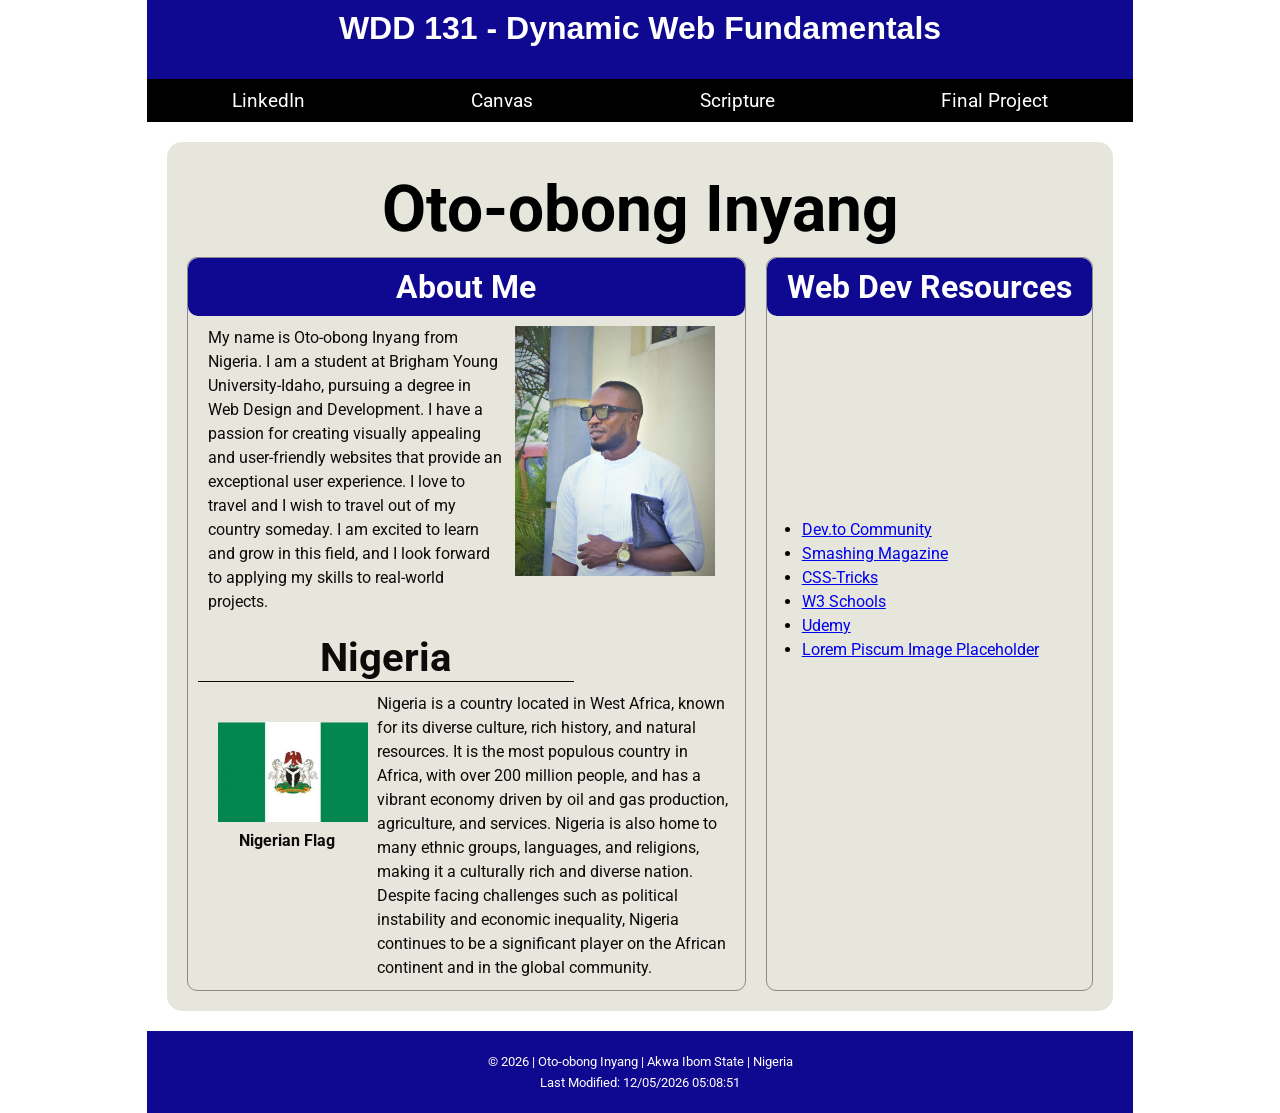
<file: index.html>
<!doctype html>
<html lang="en">
  <head>
    <meta charset="UTF-8" >
    <meta name="viewport" content="width=device-width, initial-scale=1.0" >
    <meta
      name="description"
      content="building a basic dynamic website layout for home page using HTML, CSS and JavaScript">
    <meta name="author" content="Oto-obong Inyang">
    <title>WDD 131 | Dynamic Web Fundamentals | Oto-obong Inyang</title>
    <link rel="stylesheet" href="styles/base.css">
    <link rel="preconnect" href="https://fonts.googleapis.com">
    <link rel="preconnect" href="https://fonts.gstatic.com" crossorigin>
    <link
      href="https://fonts.googleapis.com/css2?family=Roboto:ital,wght@0,100..900;1,100..900&display=swap"
      rel="stylesheet">
      
    <script src="scripts/getdates.js" defer></script>
  </head>
  
  <body>
    <header>
      <span id="course-title">WDD 131 - Dynamic Web Fundamentals</span>

      <nav>
        <a href="https://www.linkedin.com/in/otobong-inyang/" target="_blank"
          >LinkedIn</a
        >
        <a href="https://byupw.instructure.com/" target="_blank">Canvas</a>
        <a
          href="https://www.churchofjesuschrist.org/study/scriptures/bofm/1-ne/3?lang=eng&id=p7#p7"
          target="_blank"
          >Scripture</a
        >
        <a href="#">Final Project</a>
      </nav>
    </header>

    <main>
      <h1>Oto-obong Inyang</h1>

      <div class="container">
        <section class="card">
          <h2>About Me</h2>
          <div class="card-content">
            <p>
              My name is Oto-obong Inyang from Nigeria. I am a student at
              Brigham Young University-Idaho, pursuing a degree in Web Design
              and Development. I have a passion for creating visually appealing
              and user-friendly websites that provide an exceptional user
              experience. I love to travel and I wish to travel out of my
              country someday. I am excited to learn and grow in this field, and
              I look forward to applying my skills to real-world projects.
            </p>
            <figure>
              <img
                src="images/profile-pics.jpg"
                alt="Oto-obong Inyang profile picture"
              />
            </figure>
          </div>
          <div class="country-info">
            <h3>Nigeria</h3>

            <figure>
              <img src="images/nigeria.jpg" alt="Nigerian flag" />
              <figcaption>Nigerian Flag</figcaption>
            </figure>

            <p>
              Nigeria is a country located in West Africa, known for its diverse
              culture, rich history, and natural resources. It is the most
              populous country in Africa, with over 200 million people, and has
              a vibrant economy driven by oil and gas production, agriculture,
              and services. Nigeria is also home to many ethnic groups,
              languages, and religions, making it a culturally rich and diverse
              nation. Despite facing challenges such as political instability
              and economic inequality, Nigeria continues to be a significant
              player on the African continent and in the global community.
            </p>
          </div>
        </section>

        <section class="card">
          <h2>Web Dev Resources</h2>
          <ul>
            <li><a href="https://dev.to" target="_blank">Dev.to Community</a></li>
            <li>
              <a href="https://www.smashingmagazine.com" target="_blank">Smashing Magazine</a>
            </li>
            <li><a href="https://css-tricks.com" target="_blank">CSS-Tricks</a></li>
            <li><a href="https://www.w3schools.com" target="_blank">W3 Schools</a></li>
            <li><a href="https://www.udemy.com" target="_blank">Udemy</a></li>
            <li>
              <a href="https://loremipsum.io">Lorem Piscum Image Placeholder</a>
            </li>
          </ul>
        </section>
      </div>
    </main>

    <footer>
      <p>
        &copy; <span id="current-date"></span> | Oto-obong Inyang | Akwa Ibom
        State | Nigeria
      </p>
      <p>Last Modified: <span id="lastModified"></span></p>
    </footer>
  </body>
</html>
</file>
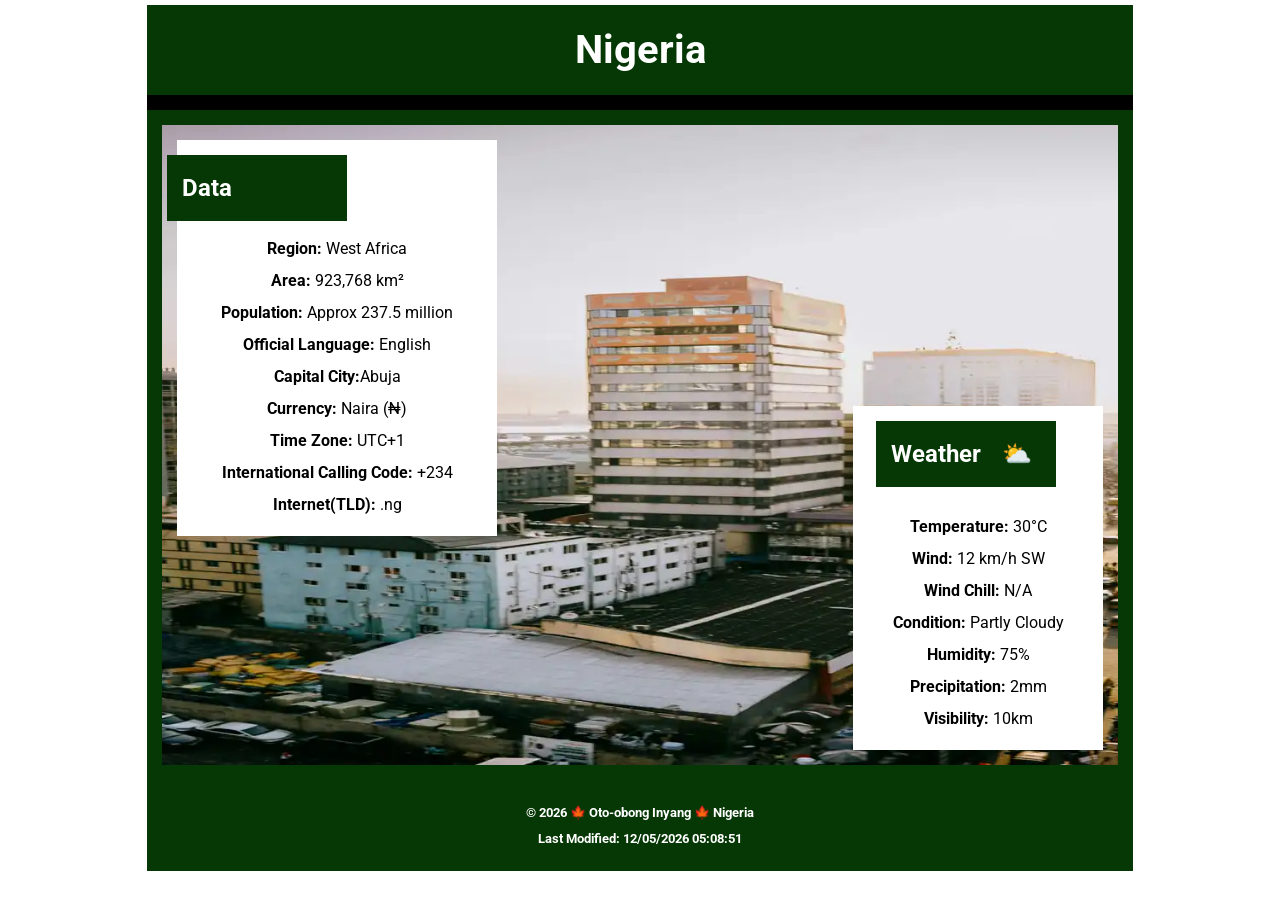
<file: place.html>
<!DOCTYPE html>
<html lang="en">
<head>
    <meta charset="UTF-8">
    <meta name="viewport" content="width=device-width, initial-scale=1.0">
    <title>Nigeria</title>
    <meta name="description" content="The page showcase important data and weather condition in Nigeria. It aims at helping visitors to understand the country.">
    <meta name="author" content="Oto-obong Inyang">
    <link rel="stylesheet" href="styles/place.css">
    <link rel="stylesheet" href="styles/place-large.css">
    <link rel="preconnect" href="https://fonts.googleapis.com">
    <link rel="preconnect" href="https://fonts.gstatic.com" crossorigin>
    <link
       href="https://fonts.googleapis.com/css2?family=Roboto:wght@400;800&display=swap"
        rel="stylesheet">
    <script src="scripts/place.js" defer></script>
</head>
<body>
    <header>
        <h1>Nigeria</h1>
    </header>
    <main>
        <div class="outskirt">
            <picture>
                <source media="(min-width: 1000px )" srcset="images/naija-pics-large.webp">
                <source media="(min-width: 500px)" srcset="images/naija-pics-medium.webp">
                <img src="images/naija-pics-small.webp" alt="Government House" width="1500" height="750">
            </picture>
        </div>

        <div class="country-info">
            <h2>Data</h2>
            <ul>
                <li><strong>Region:</strong> West Africa</li>
                <li><strong>Area:</strong> 923,768 km²</li>
                <li><strong>Population:</strong> Approx 237.5 million</li>
                <li><strong>Official Language:</strong> English</li>
                <li><strong>Capital City:</strong>Abuja</li>
                <li><strong>Currency:</strong> Naira (₦)</li>
                <li><strong>Time Zone:</strong> UTC+1</li>
                <li><strong>International Calling Code:</strong> +234</li>
                <li><strong>Internet(TLD):</strong> .ng</li>
            </ul>
        </div>

        <div class="country-weather">
            <div class="weather-heading">
                <h2>Weather</h2>
                <img src="images/weather-icon.svg" alt="Cloud Condition">
            </div>
            
            <ul>
                <li><strong>Temperature:</strong> 30°C</li>
                <li><strong>Wind:</strong> 12 km/h SW</li>
                <li><strong>Wind Chill:</strong> <span id="chill">N/A</span></li>
                <li><strong>Condition:</strong> Partly Cloudy</li>
                <li><strong>Humidity:</strong> 75%</li>
                <li><strong>Precipitation:</strong> 2mm</li>
                <li><strong>Visibility:</strong> 10km</li>
            </ul>
        </div>
    </main>
    <footer>
        <p> &copy;  <span id="current-year"></span> 
           🍁 Oto-obong Inyang 🍁
            Nigeria
        </p>
        <p>
        Last Modified: <span id="last-modified"></span>
        </p>
    </footer>
</body>
</html>
</file>
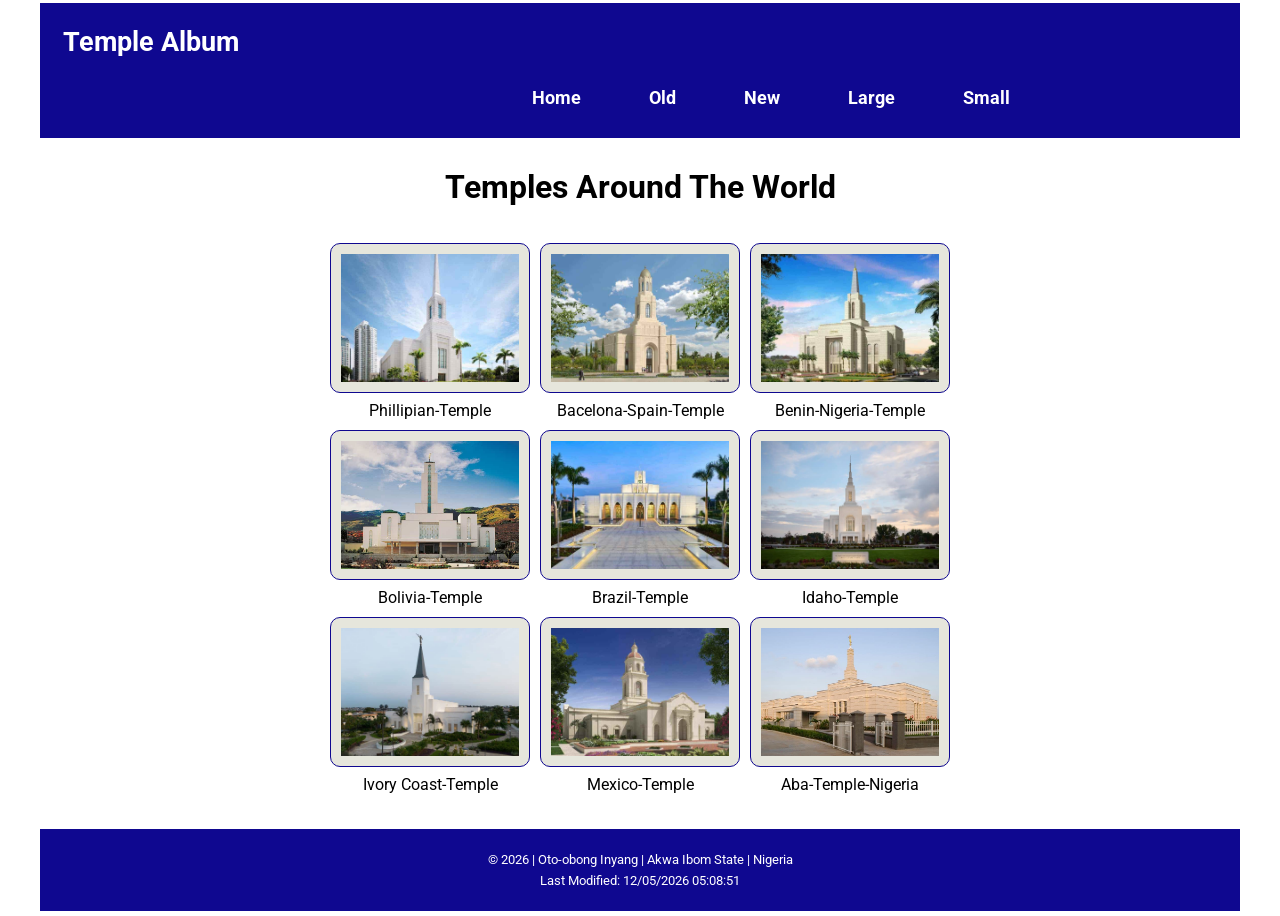
<file: temples.html>
<!DOCTYPE html>
<html lang="en">
<head>
    <meta charset="UTF-8">
    <meta name="viewport" content="width=device-width, initial-scale=1.0">
    <title>Temple Album</title>
    <meta name="description" content="THis page will showcase picture album that is responsive. This page uses a 'hamburger' menu and respond to user interaction.">
    <meta name="author" content="Oto-obong Inyang">
    <link rel="stylesheet" href="styles/temples.css">
    <link rel="stylesheet" href="styles/temples-large.css">
    <link rel="preconnect" href="https://fonts.googleapis.com">
    <link rel="preconnect" href="https://fonts.gstatic.com" crossorigin>
    <link
       href="https://fonts.googleapis.com/css2?family=Roboto:wght@400;800&display=swap"
        rel="stylesheet">
    <script src="scripts/temples.js" defer></script>
</head>

<body>
    <header>
        <span>Temple Album</span>

        <a id="menu" href="#" aria-label="open menu"></a>

        <nav>
            <ul class="navigation">
                <li><a href="#">Home</a></li>
                <li><a href="#">Old</a></li>
                <li><a href="#">New</a></li>
                <li><a href="#">Large</a></li>
                <li><a href="#">Small</a></li>
            </ul>
        </nav>
    </header>

    <main class="container">

        <h1>Temples Around The World</h1>

        <section class="album">

            <figure>
                <img src="images/philipian-temple.jpg" alt="Phillipian Temple">
                <figcaption>Phillipian-Temple</figcaption>
            </figure>
            

            <figure>
                <img src="images/bacelona-temple.jpg" alt="Bacelona Temple">
                <figcaption>Bacelona-Spain-Temple</figcaption>
            </figure>
            

            <figure>
                <img src="images/benin-city-temple.jpg" alt="Benin Temple">
                <figcaption>Benin-Nigeria-Temple</figcaption>
            </figure>
            

            <figure>
                <img src="images/bolivia-tempple.jpg" alt="Bolivia Temple">
                <figcaption>Bolivia-Temple</figcaption>
            </figure>
            

            <figure>
                <img src="images/brazil-temple.jpg" alt="Brazil Temple">
                <figcaption>Brazil-Temple</figcaption>
            </figure>
            

            <figure>
                <img src="images/idaho-temple.jpg" alt="Idaho Temple">
                <figcaption>Idaho-Temple</figcaption>
            </figure>
          

            <figure>
                <img src="images/ivory-coast-temple.jpg" alt="Ivory Coast Temple">
                <figcaption>Ivory Coast-Temple</figcaption>
            </figure>
            

            <figure>
                <img src="images/mexico-temple.jpg" alt="Mexico Temple">
                <figcaption>Mexico-Temple</figcaption>
            </figure>
            

            <figure>
                <img src="images/aba-temple.jpg" alt="Aba Temple">
                <figcaption>Aba-Temple-Nigeria</figcaption>
            </figure>
           
         </section>
    </main>

    <footer>
        <p>
        &copy; <span id="current-date"></span> | Oto-obong Inyang | Akwa Ibom
        State | Nigeria
       </p>
       <p>Last Modified: <span id="lastModified"></span></p>
    </footer>
</body>
</html>
</file>
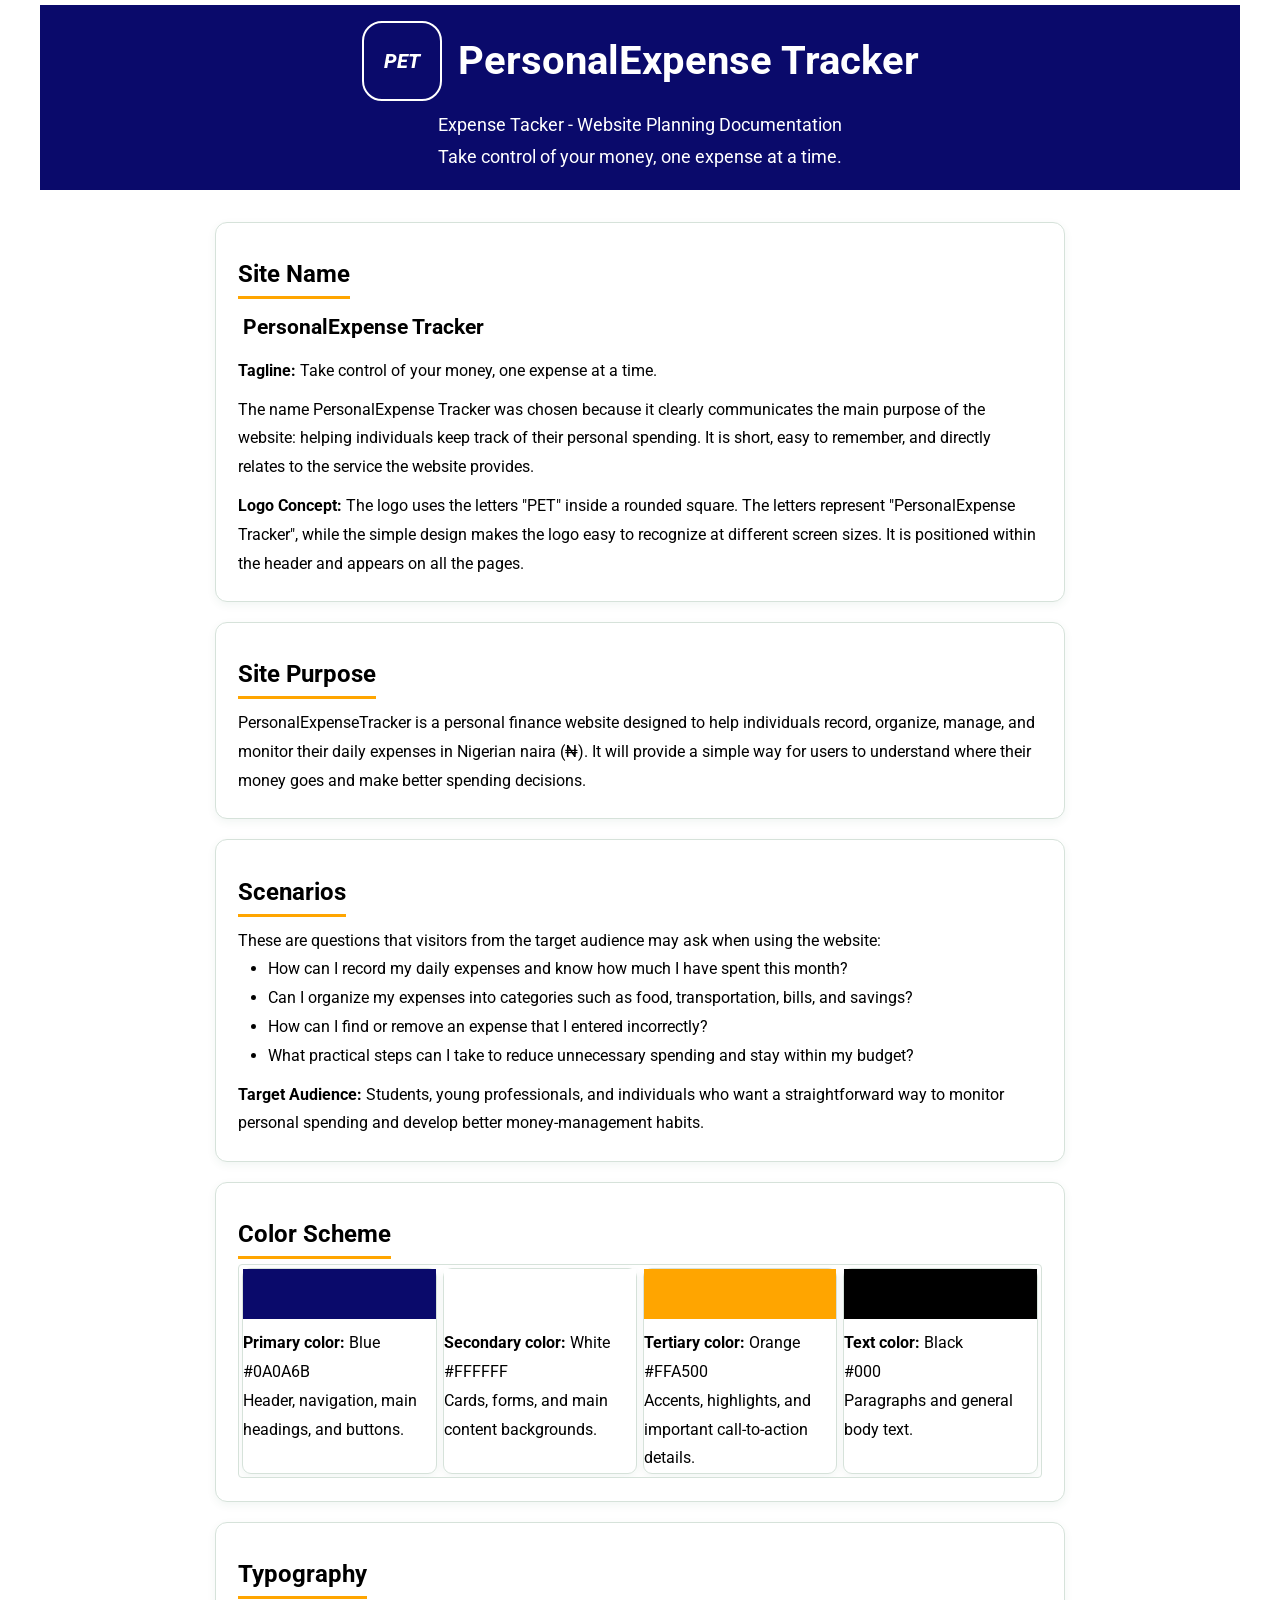
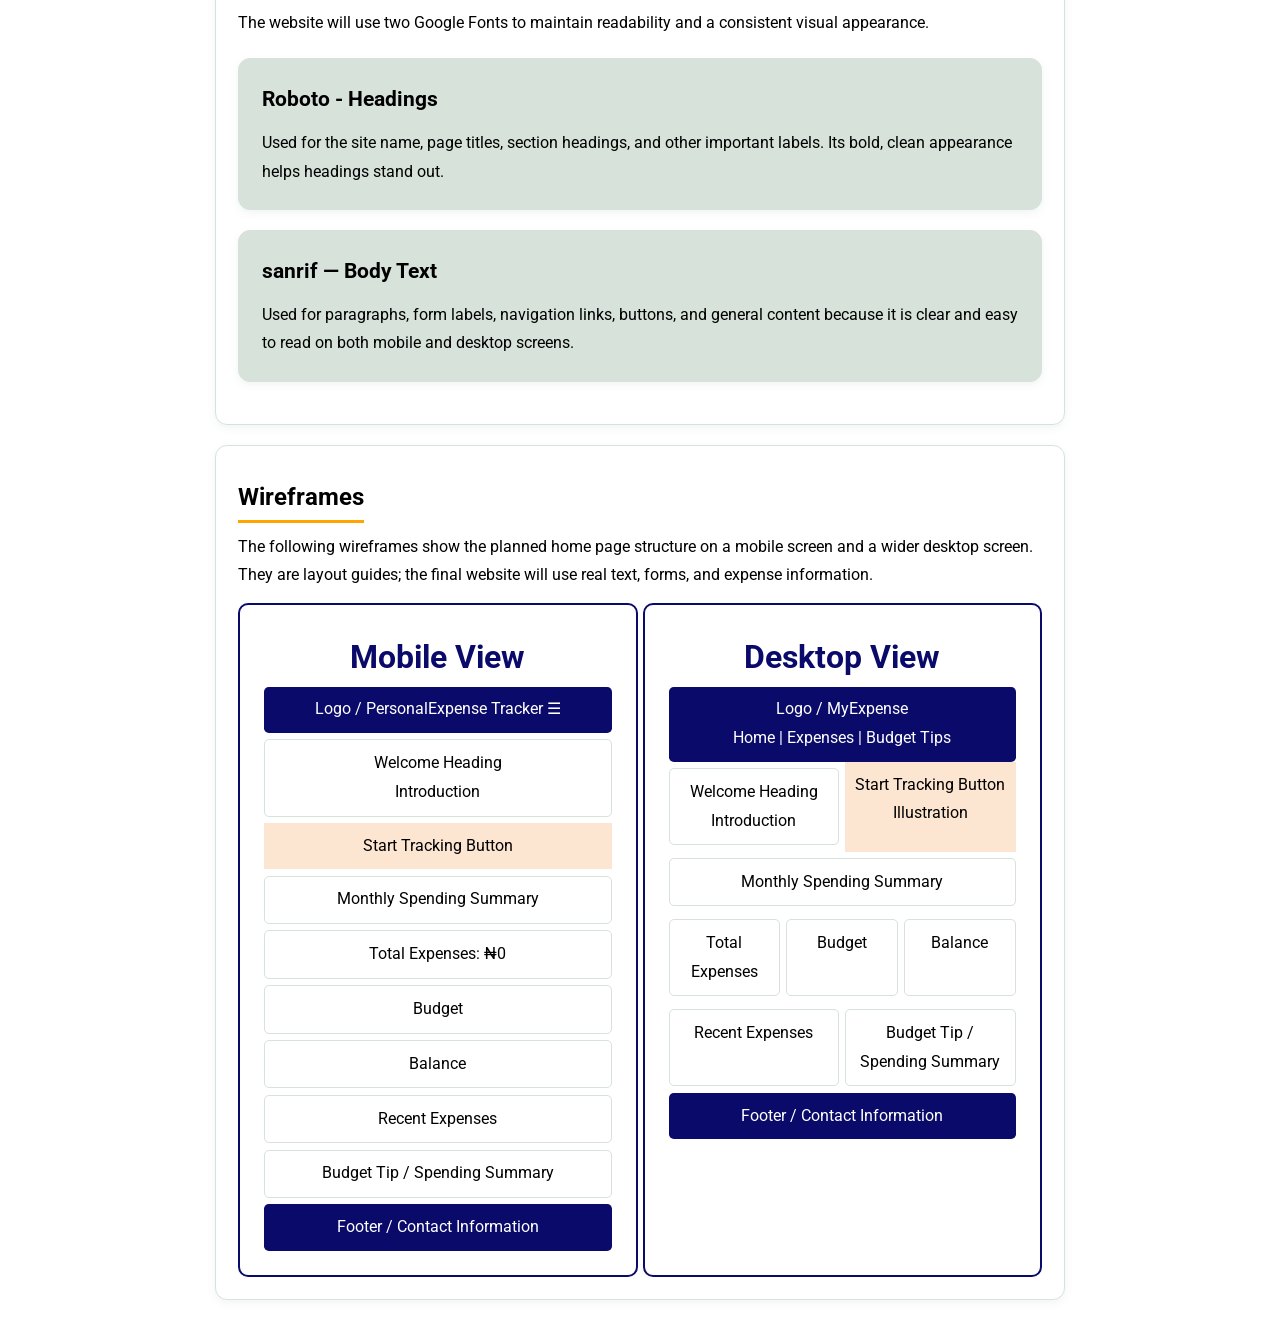
<file: project/siteplan.html>
<!DOCTYPE html>
<html lang="en">
<head>
    <meta charset="UTF-8">
    <meta name="viewport" content="width=device-width, initial-scale=1.0">
    <title>Expense Tracker Siteplanning</title>
    <meta name="description" content="Expense tracker site planing, myExpense documentation"> 
    <meta name="author" content="Oto-obong Inyang">
    <link rel="preconnect" href="https://fonts.googleapis.com">
    <link rel="preconnect" href="https://fonts.gstatic.com" crossorigin>
    <link
       href="https://fonts.googleapis.com/css2?family=Roboto:wght@400;800&display=swap"
        rel="stylesheet">
    <link rel="stylesheet" href="styles/siteplan.css">
</head>
<body>
    <header>
        <div class="brand">
            <div class="logo">PET</div>
            <h1>PersonalExpense Tracker</h1>
        </div>

        <p>Expense Tacker - Website Planning Documentation</p>
        <p>Take control of your money, one expense at a time.</p>
    </header>
    
    <main>
        <section>
            <h2>Site Name</h2>
            <div class="span">
                <span><strong>PersonalExpense Tracker</strong></span>
            </div>

            <p><strong>Tagline:</strong> Take control of your money, one expense at a time.</p>

            <p>The name PersonalExpense Tracker was chosen because it clearly communicates the main purpose
                 of the website: helping individuals keep track of their personal spending.
                 It is short, easy to remember, and directly relates to the service the 
                 website provides.</p>

            <p><strong>Logo Concept:</strong> The logo uses the letters "PET" inside a rounded
                square. The letters represent "PersonalExpense Tracker", while the simple design 
                makes the logo easy to recognize at different screen sizes. It is positioned 
                within the header and appears on all the pages.
            </p>
        </section>

        <section>
            <h2>Site Purpose</h2>
            <p>PersonalExpenseTracker is a personal finance website designed to help individuals
                 record, organize, manage, and monitor their daily expenses in Nigerian naira 
                 (₦). It will provide a simple way for users to understand where their money 
                 goes and make better spending decisions.
            </p>
        </section>

        <section>
            <h2>Scenarios</h2>
            <p>
               These are questions that visitors from the target audience may ask when using 
               the website:</p>
            <ul>
                <li>How can I record my daily expenses and know how much I have spent this month?</li>
                <li>Can I organize my expenses into categories such as food, transportation, bills, and savings?</li>
                <li>How can I find or remove an expense that I entered incorrectly?</li>
                <li>What practical steps can I take to reduce unnecessary spending and stay within my budget?</li> 
            </ul>
            <p><strong>Target Audience:</strong> Students, young professionals, and individuals who want a 
                straightforward way to monitor personal spending and develop better money-management habits.</p>
        </section>

        <section>
            
            <h2>Color Scheme</h2>

            <div class="colors">

                <div class="grade">
                    <div class="color-blue"></div>
                    <p><strong>Primary color:</strong> Blue <br>
                        #0A0A6B <br>
                        Header, navigation, main headings, and buttons.
                    </p>
                </div>    

                <div class="grade">
                    <div class="color-white"></div>
                    <p><strong>Secondary color:</strong> White <br>
                        #FFFFFF <br>
                        Cards, forms, and main content backgrounds.
                    </p>
                </div>
                
                <div class="grade">
                    <div class="color-orange"></div>
                    <p><strong>Tertiary color:</strong> Orange <br>
                        #FFA500 <br>
                        Accents, highlights, and important call-to-action details.
                    </p>
                </div>

                <div class="grade">
                    <div class="color-black"></div>  
                    <p><strong>Text color:</strong> Black <br>
                        #000 <br>
                        Paragraphs and general body text.
                    </p>   
                </div> 
            </div>
        </section>

        <section>
            <h2>Typography</h2>

            <p>
                The website will use two Google Fonts to maintain
                readability and a consistent visual appearance.
            </p>

            <div class="font">
                <div class="font-heading">
                    <span>Roboto - Headings</span>

                    <p>
                        Used for the site name, page titles, section
                        headings, and other important labels. Its bold,
                        clean appearance helps headings stand out.
                    </p>
                </div>
            </div>

            <div class="font">
                <div class="font-body">
                    <span>sanrif — Body Text</span>

                    <p>
                        Used for paragraphs, form labels, navigation
                        links, buttons, and general content because
                        it is clear and easy to read on both mobile
                        and desktop screens.
                    </p>
                </div>
            </div>
        </section>

        <section>
            <h2>Wireframes</h2>

            <p>
                The following wireframes show the planned home page
                structure on a mobile screen and a wider desktop
                screen. They are layout guides; the final website
                will use real text, forms, and expense information.
            </p>

            <div class="wireframes">

                <!-- MOBILE WIREFRAME -->

                <div class="wireframe">

                    <span>Mobile View</span>

                    <div class="wf-block-nav">
                        Logo / PersonalExpense Tracker ☰
                    </div>

                    <div class="wf-block">
                        Welcome Heading <br>
                        Introduction
                    </div>

                    <div class="wf-accent">
                        Start Tracking Button
                    </div>

                    <div class="wf-block">
                        Monthly Spending Summary
                    </div>

                    <div class="wf-block">
                        Total Expenses: ₦0
                    </div>

                    <div class="wf-block">
                        Budget
                    </div>

                     <div class="wf-block">
                        Balance
                    </div>

                     <div class="wf-block">
                        Recent Expenses
                    </div>

                    <div class="wf-block">
                        Budget Tip / Spending Summary
                    </div>

                    <div class="wf-block-nav">
                        Footer / Contact Information
                    </div>
                </div>

                <!-- DESKTOP WIREFRAME -->

                <div class="wireframe">

                    <span>Desktop View</span>

                    <div class="wf-block-nav">
                        Logo / MyExpense
                        <br>
                        Home | Expenses | Budget Tips
                    </div>

                    <div class="wf-row">

                        <div class="wf-block">
                            Welcome Heading<br>
                            Introduction
                        </div>

                        <div class="wf-accent">
                            Start Tracking Button <br>
                            Illustration
                        </div>

                    </div>

                    <div class="wf-block">
                        Monthly Spending Summary
                    </div>

                    <div class="wf-cards">

                        <div class="wf-block">
                            Total Expenses
                        </div>

                        <div class="wf-block">
                            Budget
                        </div>

                        <div class="wf-block">
                            Balance
                        </div>

                    </div>

                    <div class="wf-row">

                        <div class="wf-block">
                            Recent Expenses
                        </div>

                        <div class="wf-block">
                            Budget Tip / Spending Summary
                        </div>

                    </div>

                    <div class="wf-block-nav">
                        Footer / Contact Information
                    </div>

                </div>

            </div>
        </section>
    </main>

    <footer>

    </footer>
</body>
</html>
</file>
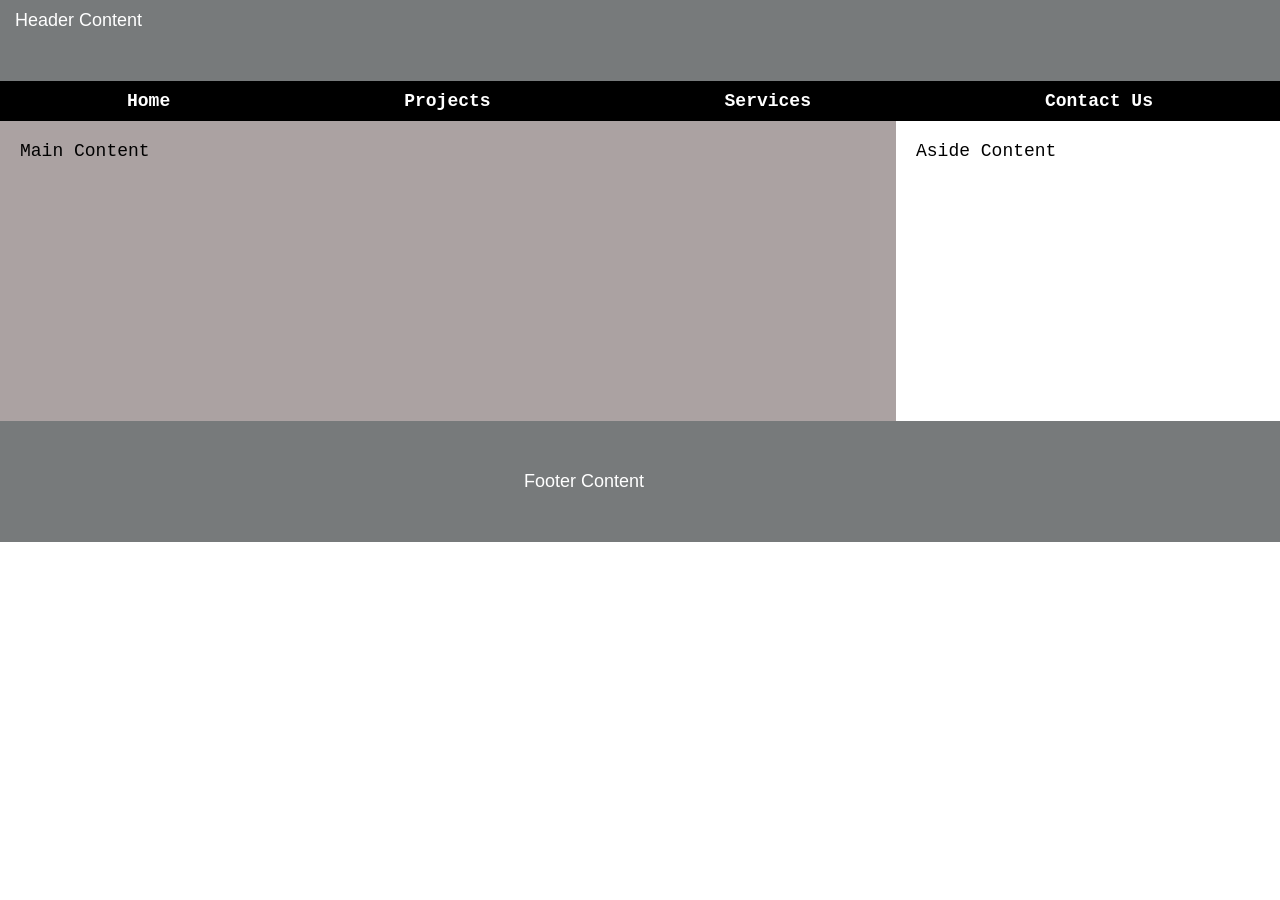
<file: week01/basic-layout.html>
<!DOCTYPE html>
<html lang="en">
<head>
    <meta charset="UTF-8">
    <meta name="viewport" content="width=device-width, initial-scale=1.0">
    <meta name="otobong" content="building a basic html layout">
    <title>Oto-obong Basic Layout for WDD131</title>
    <link rel="stylesheet" href="styles/layout.css">
</head>
<body>
    <header>
        <input type="text" placeholder="Header Content">
        <nav>
            <ul>
                <li><a href="home.html">Home</a></li>
                <li><a href="projects.html">Projects</a></li>
                <li><a href="services.html">Services</a></li>
                <li><a href="contactus.html">Contact Us</a></li>
            </ul>
        </nav>
    </header>

    <main>
        <section class="main-content">
            <p>Main Content</p>
        </section>

        <section class="aside-content">
            <p>Aside Content</p>
        </section>
    </main>

    <footer>
        <input type="text" placeholder="Footer Content">
    </footer>

</body>
</html>
</file>
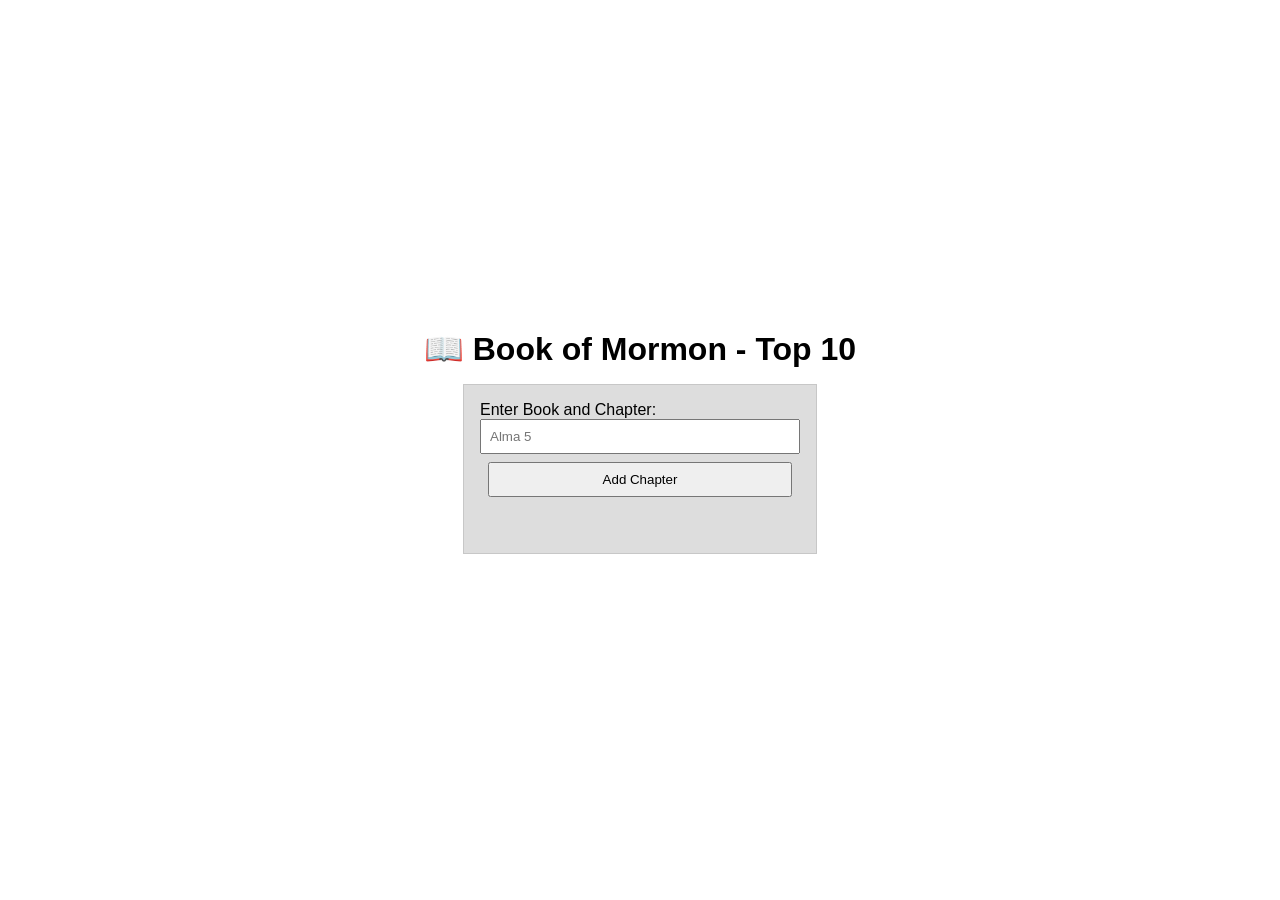
<file: week02/bom.html>
<!DOCTYPE html>
<html lang="en">
<head>
    <meta charset="UTF-8">
    <meta name="viewport" content="width=device-width, initial-scale=1.0">
    <title>Book of Mormon</title>
    <link rel="stylesheet" href="styles/bom.css">
    <script src="scripts/bom.js" defer></script>
</head>
<body>
    <h1>📖 Book of Mormon - Top 10</h1>
    <main>
        <label for="favchap">Enter Book and Chapter: </label>
        <input type="text" id="favchap" placeholder="Alma 5">
        <button type="submit">Add Chapter</button>
        <ul id="list"></ul>

    </main>
</body>
</html>
</file>
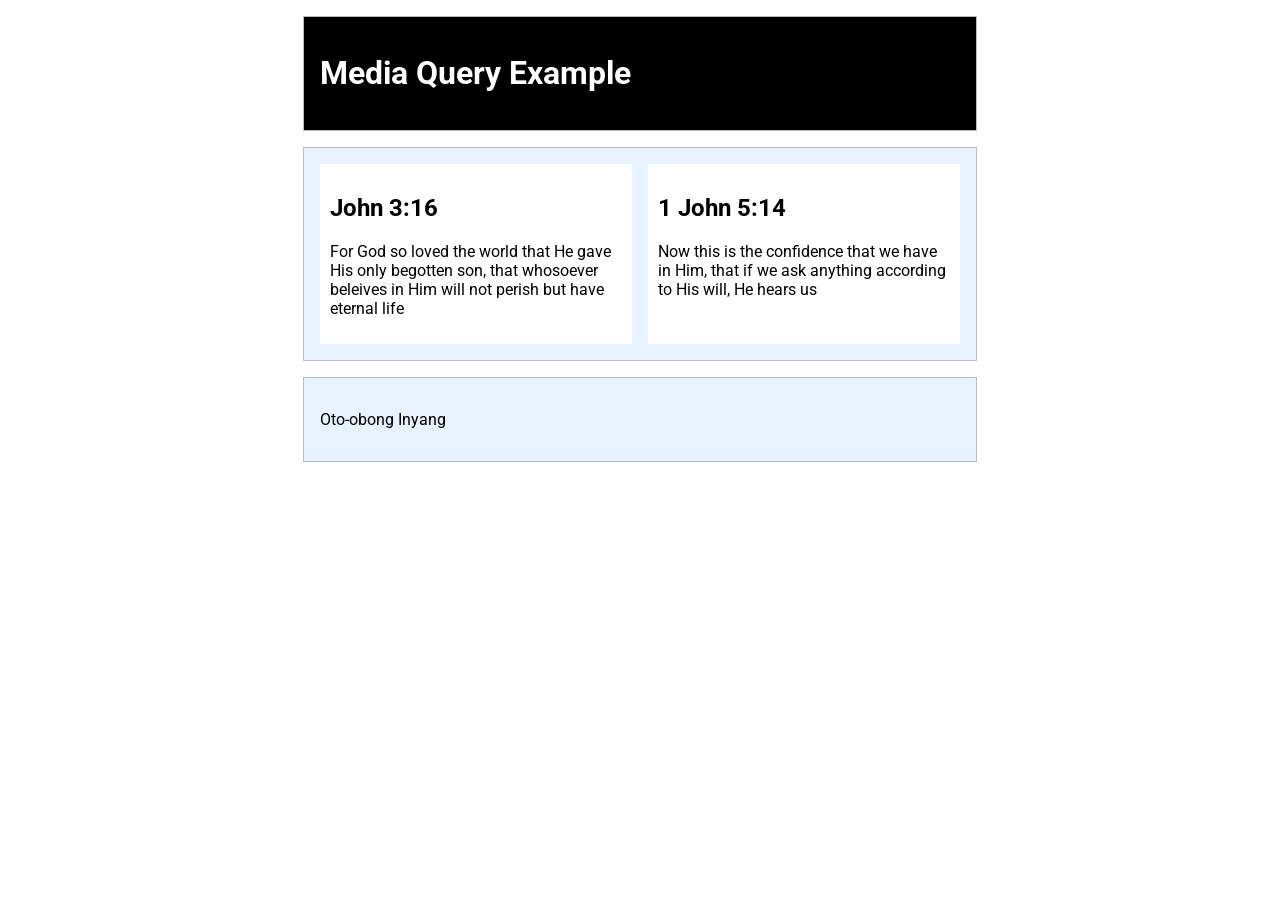
<file: week02/media-query.html>
<!DOCTYPE html>
<html lang="en">
<head>
    <meta charset="UTF-8">
    <meta name="viewport" content="width=device-width, initial-scale=1.0">
    <title>WDD 131 - Media Query Example</title>
    <meta name="descrption" content="media query learning activity example page">
    <meta name="author" content="Oto-obong Inyang">
    <link rel="preconnect" href="https://fonts.googleapis.com" >
    <link rel="preconnect" href="https://fonts.gstatic.com" crossorigin >
    <link
      href="https://fonts.googleapis.com/css2?family=Roboto:ital,wght@0,100..900;1,100..900&display=swap"
      rel="stylesheet">
    <link rel="stylesheet" href="styles/media-query.css">
    <link rel="stylesheet" href="styles/media-query-large.css">
</head>
<body>

    <header>
        <h1>Media Query Example</h1>
    </header>
    
    <main>
        <section>
            <h2>John 3:16</h2>
            <p>For God so loved the world that He gave His only begotten son, that whosoever
                 beleives in Him will not perish but have eternal life</p>
        </section>

        <section>
            <h2>1 John 5:14</h2>
            <p>Now this is the confidence that we have in Him, that if we ask anything according to His will, He hears us</p>
        </section>
    </main>

    <footer>
        <p>Oto-obong Inyang</p>
    </footer>
    
</body>
</html>
</file>
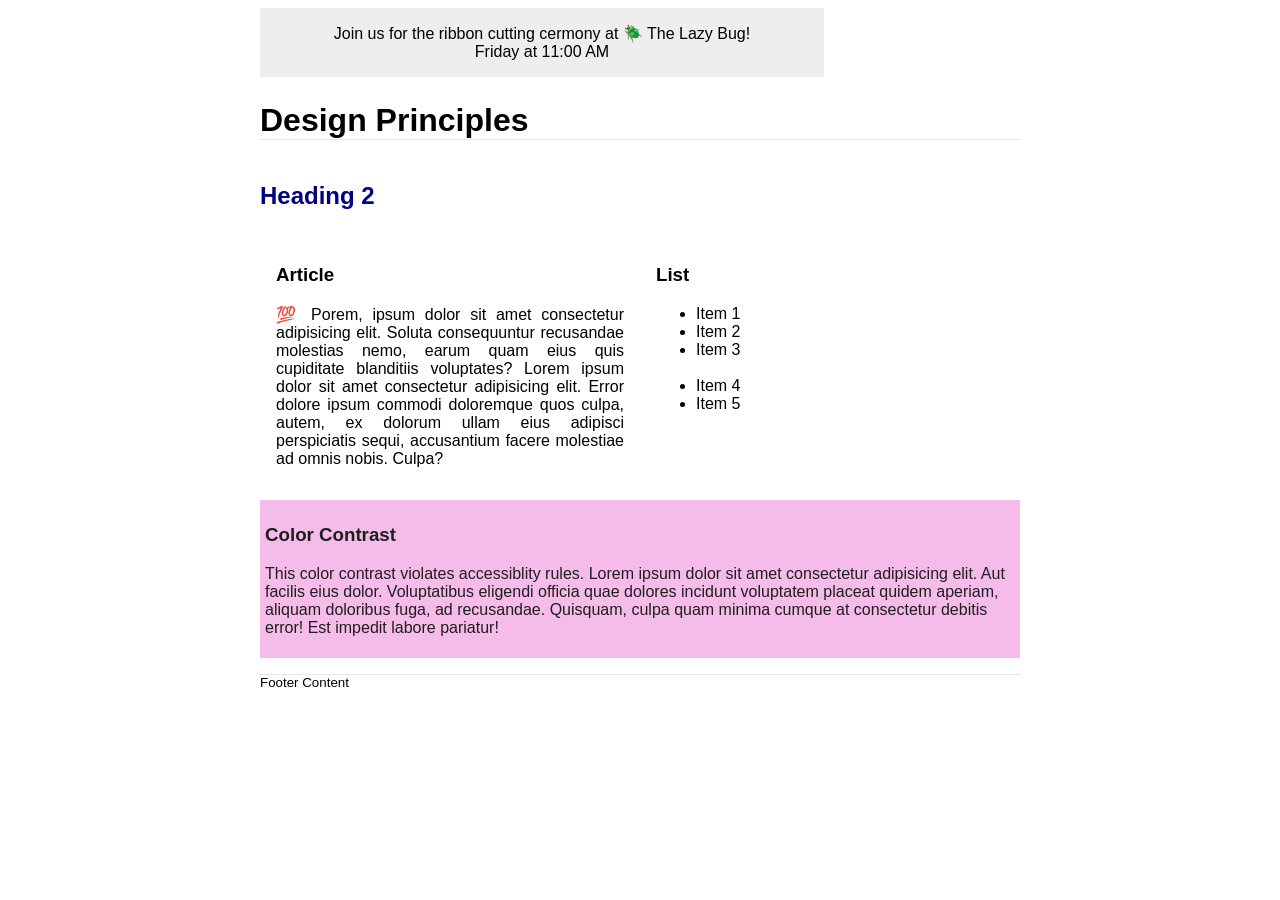
<file: week03/design.html>
<!DOCTYPE html>
<html lang="en">
<head>
    <meta charset="UTF-8">
    <meta name="viewport" content="width=device-width, initial-scale=1.0">
    <title>Document</title>
    <link rel="stylesheet" href="styles/design.css">
</head>
<body>
    <header>
        <div class="banner">Join us for the ribbon cutting cermony at 🪲 The Lazy Bug!<br>
            Friday at 11:00 AM</div>
        <h1>Design Principles</h1>
    </header>
    <main>
        <h2>Heading 2</h2>
        <section>
            <h3>Article</h3>
            <article>
                <p>💯 Porem, ipsum dolor sit amet consectetur adipisicing elit. Soluta consequuntur recusandae molestias
                     nemo, earum quam eius quis cupiditate blanditiis voluptates? Lorem ipsum dolor sit amet consectetur 
                     adipisicing elit. Error dolore ipsum commodi doloremque quos culpa, autem, ex dolorum ullam eius 
                     adipisci perspiciatis sequi, accusantium facere molestiae ad omnis nobis. Culpa?
                </p>
            </article>
        </section>
        <section>
            <h3>List</h3>
            <ul>
                <li>Item 1</li>
                <li>Item 2</li>
                <li>Item 3<br><br></li>
                <li>Item 4</li>
                <li>Item 5</li>
            </ul>
        </section>
        <div class="callout">
            <h3>Color Contrast</h3>
            <p>This color contrast violates accessiblity rules. Lorem ipsum dolor sit amet consectetur adipisicing elit.
                 Aut facilis eius dolor. Voluptatibus eligendi officia quae dolores incidunt voluptatem placeat quidem 
                 aperiam, aliquam doloribus fuga, ad recusandae. Quisquam, culpa quam minima cumque at consectetur debitis
                  error! Est impedit labore pariatur!
            </p>
        </div>
    </main>
    <footer>
        Footer Content
    </footer>
</body>
</html>
</file>
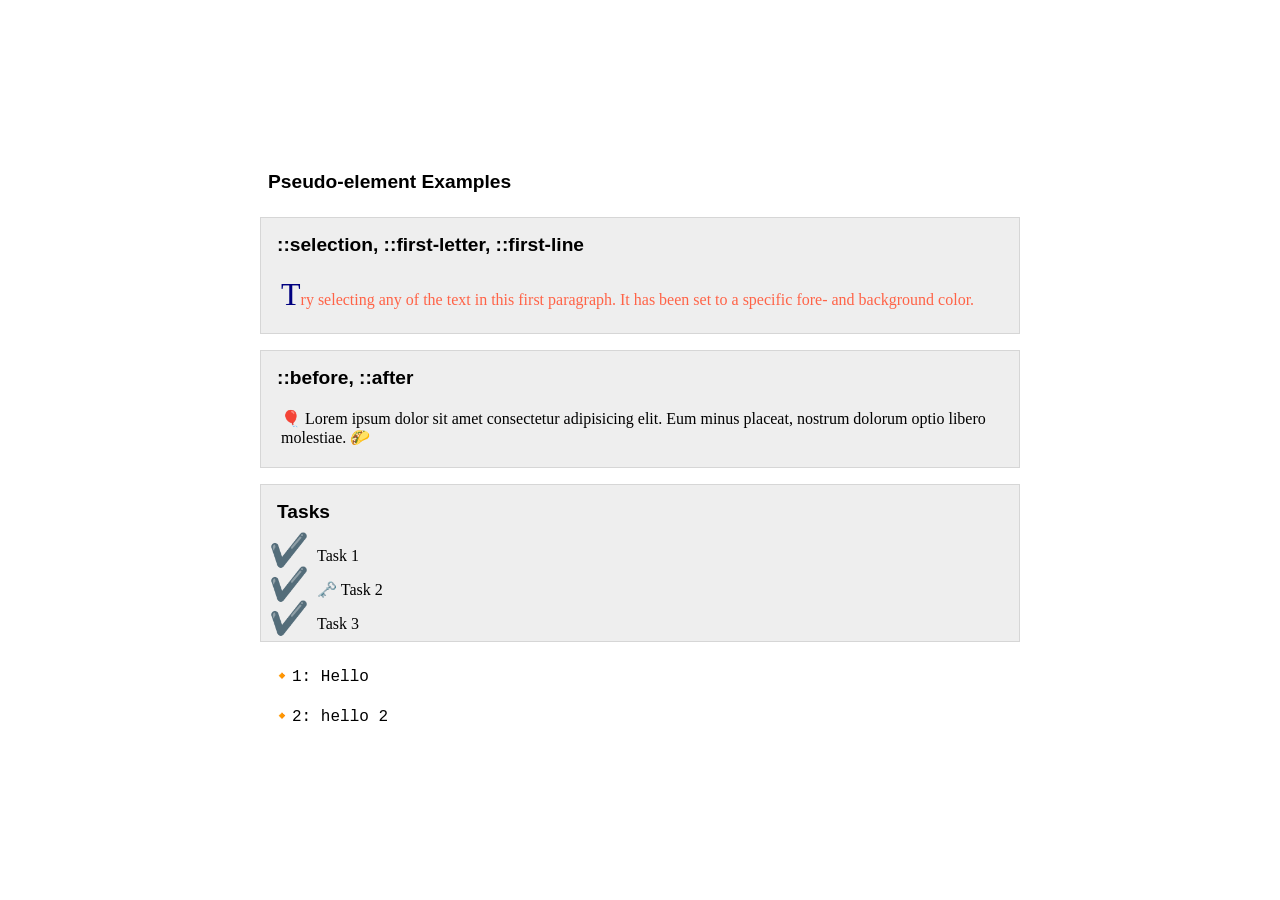
<file: week03/exercise.html>
<!DOCTYPE html>
<html lang="en">
<head>
    <meta charset="UTF-8">
    <meta name="viewport" content="width=device-width, initial-scale=1.0">
    <title>Pseudo-element Examples</title>
    <link rel="stylesheet" href="styles/exercise.css">
</head>
<body>
    <main>
	<h1>Pseudo-element Examples</h1>
	<section>
		<h2>::selection, ::first-letter, ::first-line</h2>
		<p class="sel firstline firstletter">Try selecting any of the text in this first paragraph. It has been set to a specific fore- and background color. </p>
	</section>
	<section>
		<h2>::before, ::after</h2>
		<p class="before after">Lorem ipsum dolor sit amet consectetur adipisicing elit. Eum minus placeat, nostrum dolorum optio libero molestiae. </p>
	</section>

	<section>
		<h2>Tasks</h2>
		<ol>
			<li>Task 1</li>
			<li class="mark-complete">Task 2</li>
			<li>Task 3</li>
		</ol>
	</section>
	<p class="counter">
		Hello
	</p>
	<p class="counter">
		hello 2
	</p>
</main>
    
</body>
</html>
</file>
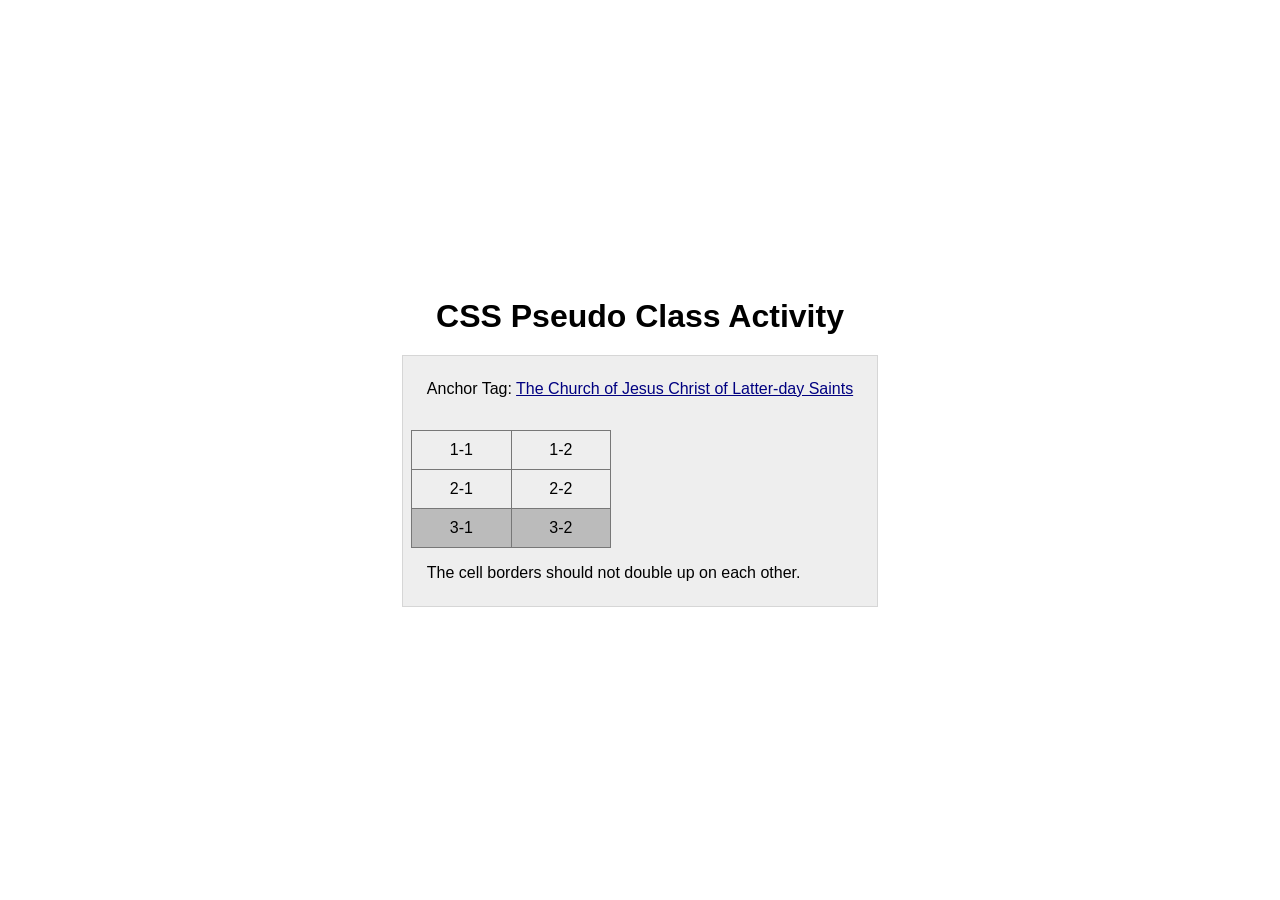
<file: week03/pseudo.html>
<!DOCTYPE html>
<html lang="en">
<head>
    <meta charset="UTF-8">
    <meta name="viewport" content="width=device-width, initial-scale=1.0">
    <title>CSS Pseudo Class Activity</title>
    <link rel="stylesheet" href="styles/pseudo.css">
</head>
<body>

    <h1>CSS Pseudo Class Activity</h1>
<main>
	<p>Anchor Tag: <a href="https://churchofjesuschrist.org" target="_blank">The Church of Jesus Christ of Latter-day Saints</a></p>

	<div class="datatable">
		<div class="row">
			<div class="col">1-1</div>
			<div class="col">1-2</div>
		</div>
		<div class="row">
			<div class="col">2-1</div>
			<div class="col">2-2</div>
		</div>
		<div class="row">
			<div class="col">3-1</div>
			<div class="col">3-2</div>
		</div>
	</div>
	<p>The cell borders should not double up on each other.</p>
</main>
    
</body>
</html>
</file>
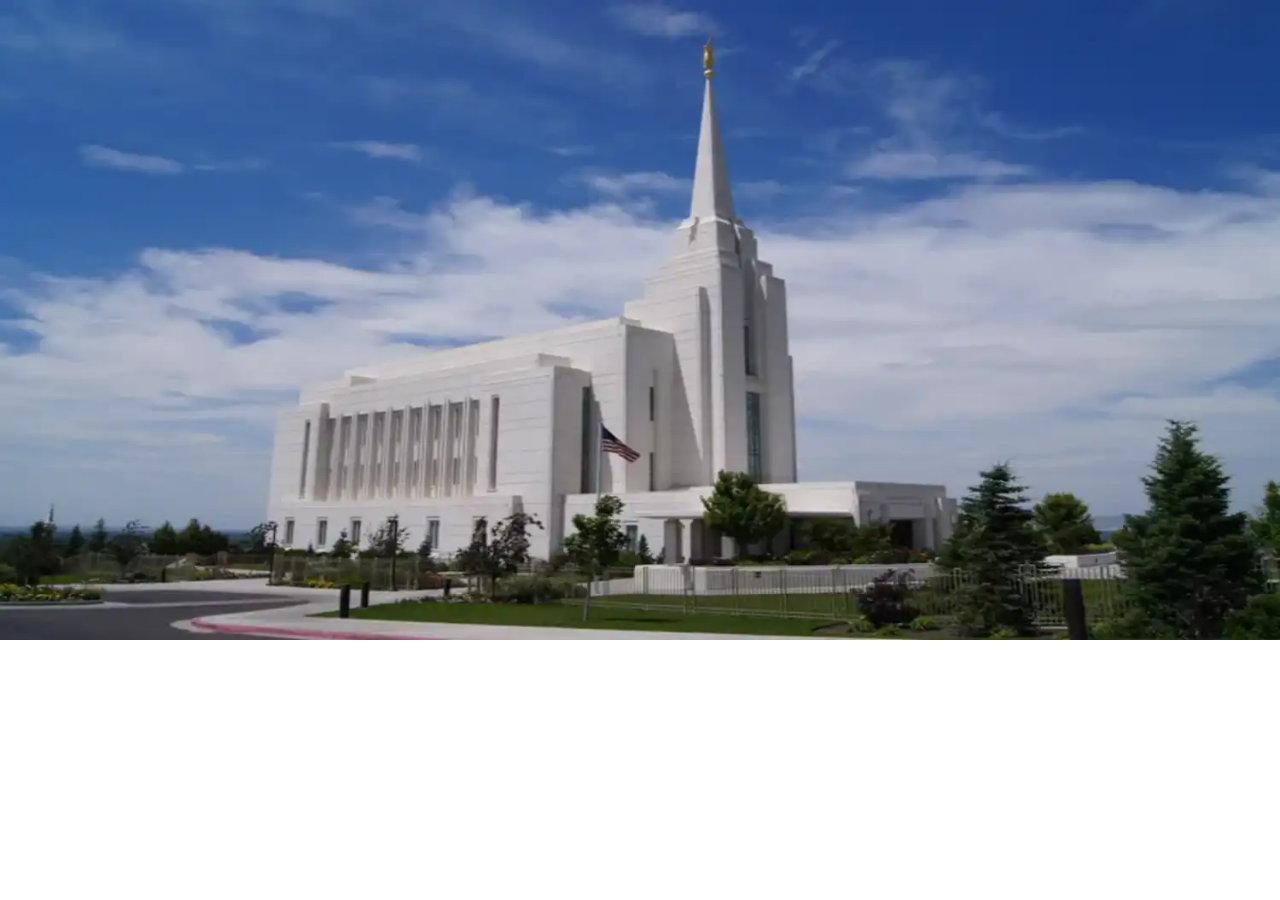
<file: week03/responsive-images.html>
<!DOCTYPE html>
<html lang="en">
<head>
    <meta charset="UTF-8">
    <meta name="viewport" content="width=device-width, initial-scale=1.0">
    <title>Responsive Images</title>
    <meta name="description" content="This page showcase how images are responsive dependng on the screen sizes">
    <meta name="author" content="Oto-obong Inyang">
    <link rel="stylesheet" href="styles/responsive-images.css">
</head>
<body>
    <main>
        <div class="hero">
            <picture>
                <source media="(min-width: 1000px)" srcset="images/hero-large.webp">
                <source media="(min-width: 500px)" srcset="images/hero-medium.webp">
                <img src="images/hero-small.webp" alt="Idaho Temple" width="1500" height="750">
            </picture>

        </div>
    </main>
</body>
</html>
</file>
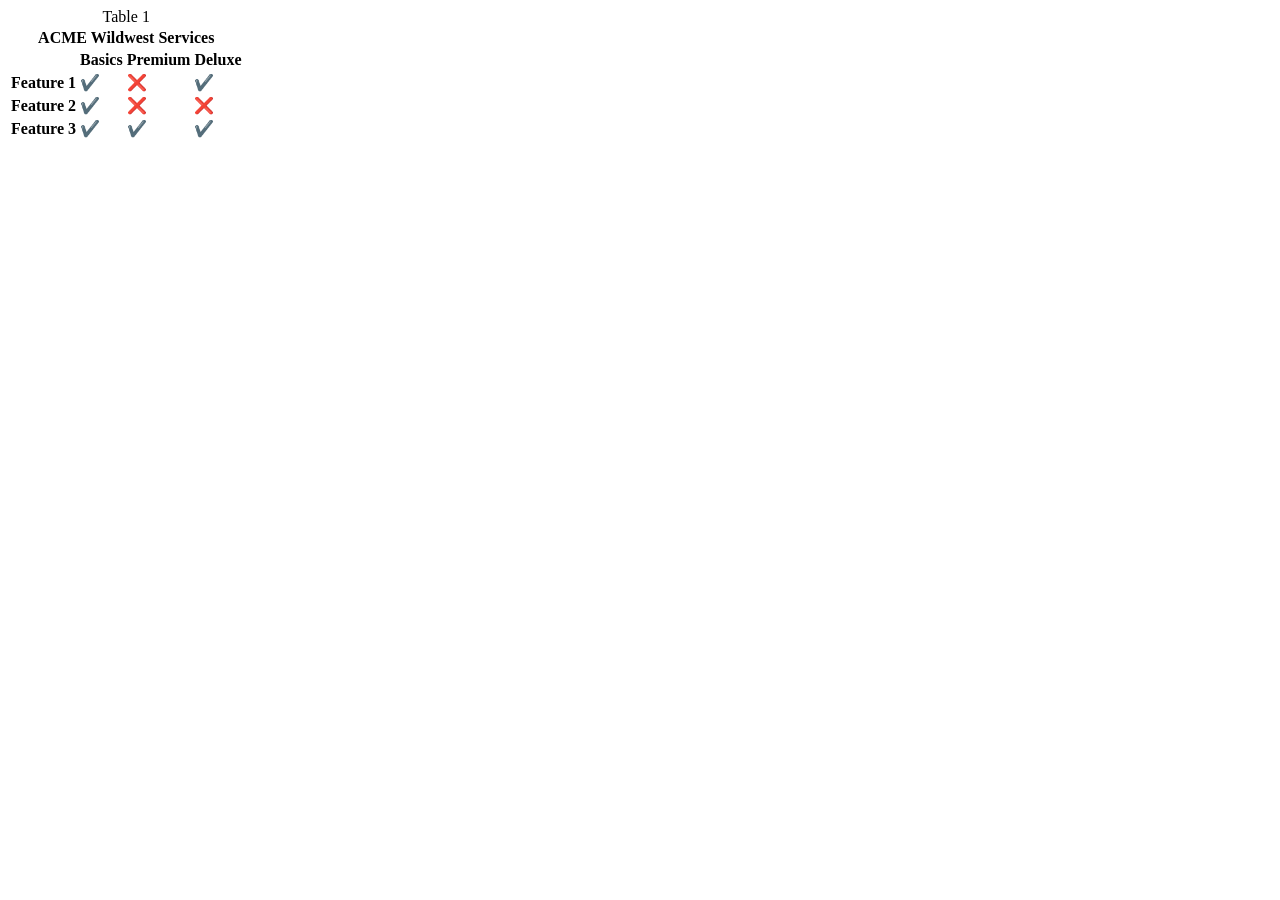
<file: week04/table.html>
<!DOCTYPE html>
<html lang="en">
<head>
    <meta charset="UTF-8">
    <meta name="viewport" content="width=device-width, initial-scale=1.0">
    <title>Document</title>
</head>
<body>
    <table>
        <thead>
            <tr>
                <th colspan="4" scope="colgroup">ACME Wildwest Services</th>
            </tr>

            <tr>
                <td class="blank"></td>
                <th scope="col">Basics</th>
                <th scope="col">Premium</th>
                <th scope="col">Deluxe</th>
            </tr>
        </thead>

        <tbody>
            <tr>
                <th scope="row">Feature 1</th>
                <td>✔️</td>
                <td>❌</td>
                <td>✔️</td>
            </tr>

            <tr>
                <th scope="row">Feature 2</th>
                <td>✔️</td>
                <td>❌</td>
                <td>❌</td>
            </tr>

            <tr>
                <th scope="row">Feature 3</th>
                <td>✔️</td>
                <td>✔️</td>
                <td>✔️</td>
            </tr>
        <caption>Table 1</caption>
        </tbody>
        <tfoot></tfoot>
    </table>
</body>
</html>
</file>
<file: styles/base.css>
:root {
  --primary-color: white;
  --secondary-color: #0f0890;
  --accent-color: #ff6600;
  --text-color: #0d0a0a;
  --border-color: rgb(139, 138, 138);
  --tert-color: rgb(230, 230, 220);
  --font-family: "Roboto", sans-serif;
}

* {
  margin: 0;
  padding: 0;
  box-sizing: border-box;
}

body {
  width: 100%;
  max-width: 986px;
  font-family: var(--font-family);
  margin: 0 auto;
}

header {
  display: flex;
  flex-direction: column;
  align-items: center;
  gap: 2rem;
  padding: 10px 0 0;
  background-color: var(--secondary-color);
  color: var(--primary-color);
}

header span {
  display: block;
  font-size: 2rem;
  font-weight: bold;
  font-family: Verdana, Geneva, Tahoma, sans-serif;
}

header nav {
  display: flex;
  width: 100%;
  padding: 10px;
  gap: 1rem;
  justify-content: space-around;
  align-items: center;
  background-color: black;
}

nav a {
  text-decoration: none;
  color: var(--primary-color);
  font-size: 1.2rem;
}

nav a:hover {
  color: var(--accent-color);
}

main{
  
  margin: 20px;
  padding: 10px;
  background-color:var(--tert-color);
  border-radius: 15px;
}

h1 {
  font-size: 4rem;
  font-weight: bold;
  text-align: center;
  margin-top: 20px;
}

.container {
  display: grid;
  grid-template-columns: 1fr 0.6fr;
  grid-template-rows: auto;
}

.card {
  /* text-align: center; */
  padding: 0;
  border: 1px solid var(--border-color);
  border-radius: 10px;
  margin: 10px;
}

.card h2 {
  background-color: var(--secondary-color);
  color: var(--primary-color);
  padding: 10px;
  border-radius: 10px;
  font-size: 2rem;
  text-align: center;
}
.card ul {
  margin-top: 12rem;
  margin-left: 25px;
  padding: 10px;
}

.card ul li {
  font-size: 1rem;
  line-height: 1.5;
}

.card ul a:hover {
  color: var(--accent-color);
  cursor: pointer;
}

.card-content {
  display: flex;
  margin-left: 10px;
  padding: 10px;
  color: var(--text-color);
}
.card-content p {
  margin-right: 10px;
  font-size: 1rem;
  line-height: 1.5;
}
.card-content figure img {
  width: 200px;
  height: 250px;
  object-fit: cover;
  margin-right: 20px;
}

.country-info {
  display: grid;
  grid-template-columns: 0.5fr 1fr;
  padding: 10px;
  color: var(--text-color);
}

.country-info h3 {
  grid-column: 1/3;
  text-align: center;
  width: 70%;
  font-size: 2.5rem;
  border-bottom: 1px solid var(--text-color);
}

.country-info figure img {
  width: 150px;
  height: 100px;
  object-fit: cover;
  margin-left: 20px;
  margin-top: 40px;
}
.country-info figure figcaption {
  text-align: center;
  font-weight: bold;
  margin-top: 5px;
}

.country-info p {
  margin-top: 10px;
  font-size: 1rem;
  line-height: 1.5;
}

footer {
  padding: 20px;
  background-color: var(--secondary-color);
  color: var(--primary-color);
}

footer p {
  text-align: center;
  font-size: small;
  padding: 3px;
}
</file>
<file: styles/place.css>
:root{
    --font-family: "Roboto", sans-serif;
    --primary-color: white;
    --secondary-color: rgb(6, 56, 6);
    --bord: black;
    --text: black;

}

* {
  margin: 0;
  padding: 0;
  box-sizing: border-box;
}

body{
    width: 100%;
    max-width: 986px;
    margin: 0 auto;
    font-family: var(--font-family);
    font-size: 16px;
    line-height: 1.5;
}


header{
    background-color: var(--text);
    color: var(--primary-color);
    margin-top: 5px;
    padding: 0 0 15px 0;
    text-align: center;   
}


h1{
    background-color: var(--secondary-color);
    padding: 15px;
    font-size: 2.5rem;
}

h2{
    font-size: 1.5rem;
    text-align: center;
    color: var(--secondary-color);
    margin-bottom: 12px;
}

main {
    width: 100%;
    display: flex;
    flex-direction: column;
    align-items: stretch;
    gap: 20px;
    padding: 15px;
    background-color: var(--secondary-color);
}

.weather-heading {
    display:flex;
    flex-direction: column;
    justify-content: center;
    align-items: center;
    margin: 0 auto;
   
}

.weather-heading img{
    width: 50px;
    height: 50px;
    object-fit: contain;
}
    
.country-info,
.country-weather{
    width: 100%;
    background-color: var(--primary-color);
    padding: 15px;
}
.outskirt{
    width: 100%;
}

.outskirt picture{
    display: block;
    width: 100%;
   
}

.outskirt source{
    display: block;
}

.outskirt img{
    display: block;
    width: 100%;
    height: 40rem;
    object-fit: cover;   
}

ul{
    list-style: none;
    margin-top: 10px;
    line-height: 2.0;
    font-size: 1rem;
    color: var(--text);
}

li{
    text-decoration: none;
    text-align: center;
    
}

.country-weather{
    display: flex;
    flex-direction: column;
    gap: 2rem;
}

footer {
  padding: 20px;
  background-color: var(--secondary-color);
  margin-bottom: 5px;
}

footer p {
   color: var(--primary-color);
   text-align: center;
   font-size: small;
   font-weight: bold;
   padding: 3px;
}
</file>
<file: styles/place-large.css>
@media screen  and (min-width: 650px) {
    main{
        position: relative;
        display: block;
    }

   h2{
    text-align: left;
    color: white;
    background-color: rgb(6, 56, 6);
    margin-left: -25px;
    padding: 15px;
    width: 180px;
   }

    .weather-heading h2::after {
        content: " ⛅ ";
        margin-left: 15px;
    }

    .weather-heading img{
        display: none;
    }
   
    .country-info{
        position: absolute;
        top: 30px;
        left: 30px;
        width: 320px;
        background-color: white;
        z-index: 1;
    }

    .country-weather{
        position: absolute;
        bottom: 30px;
        right: 30px;
        width: 250px;
        background-color: white;
        gap: 2px;
    }
}
</file>
<file: styles/temples.css>
:root {
  --primary-color: white;
  --secondary-color: #0f0890;
  --accent-color: #ff6600;
  --text-color: #0d0a0a;
  --border-color: rgb(139, 138, 138);
  --tertiary-color: rgb(230, 230, 220);
  --font-family: "Roboto", sans-serif;
}

* {
  margin: 0;
  padding: 0;
  box-sizing: border-box;
}

body {
  font-family: var(--font-family);
  max-width: 1200px;
  margin: 0 auto;
}

header {
  display: flex;
  flex-wrap: wrap;
  background-color: var(--secondary-color);
  margin-top: 3px;
  padding: 20px;
  color: var(--primary-color);
  gap: 1rem;
}

header span {
  font-size: 1.7rem;
  font-weight: bold;
  padding: 3px;
}

nav {
  flex-basis: 100%;
  display: flex;
  /* width: 100%; */
}

.navigation {
  display: none;
  list-style-type: none;
  margin: 0 auto;
  max-width: 760px; 
}

.navigation li {
  display: block;
  list-style: none;
}

.navigation a {
  display: block;
  text-align: center;
  padding: 10px;
  color: var(--primary-color);
  text-decoration: none;
  font-weight: 700;
  transition: 0.5s;
  font-size: clamp(1rem, 2vmin, 1.5rem);
}

.navigation.show {
  display: flex;
  flex-direction: column;
  gap: 1.5rem;
}

nav a:hover {
  color: var(--text-color);
  background-color: var(--primary-color);
}

nav a:active {
  color: yellow;
}

/* Mobile View ***************/
#menu {
  display: block;
  margin-left: auto;
  font-size: 2rem;
  font-weight: 700;
  text-decoration: none;
  padding: 0.5rem 0.75rem;
  background-color: var(--text-color);
  color: var(--primary-color);
}

#menu::before {
  content: "≡";
}

#menu.show::before {
  content: "X";
}

.container {
  display: flex;
  flex-direction: column;
  justify-content: center;
  align-items: center;
  margin: 20px;
  padding: 10px;
  gap: 2rem;
}

.container h1 {
  text-align: center;
}

.album figure {
  display: flex;
  flex-direction: column;
  gap: 0.5rem;
  padding: 5px;
}

.album figure img {
  border: 1px solid var(--secondary-color);
  background-color: var(--tertiary-color);
  border-radius: 10px;
  padding: 10px;
  width: 200px;
  height: 150px;
  object-fit: cover;
}

.album figure figcaption {
  text-align: center;
}

footer {
  padding: 20px;
  background-color: var(--secondary-color);
  color: var(--primary-color);
  margin-bottom: 5px;
}

footer p {
  text-align: center;
  font-size: small;
  padding: 3px;
}
</file>
<file: styles/temples-large.css>
@media screen and (min-width: 500px){

    #menu{
        display: none;
    }

    .navigation {
        display: flex;
        justify-content: flex-end;
        align-items: center;
        gap: 3rem;   
        width: 100%;
    }
    
    .album {
        display: grid;
        grid-template-columns: repeat(3, 1fr);
        grid-template-rows: repeat(3, auto)
    }
}
</file>
<file: project/styles/siteplan.css>
:root {
    --primary-color: #0A0A6B;
    --secondary-color: #FFFFFF;
    --tertiary-color: #FFA500;
    --text-color: #000;
    --font: "Roboto", sans-serif;
    --border: #D6E2DA;
}

*{
    margin: 0;
    padding: 0;
    box-sizing: border-box;
}

body{
    font-family: var(--font);
    max-width: 1200px;
    margin: 0 auto;
    line-height: 1.8;
    color: var(--font);
}

header{
    background-color: var(--primary-color);
    color: var(--secondary-color);
    padding: 1rem;
    text-align: center;
    margin-top: 5px;
}

header p{
    font-size: 18px;
}

header h1{
    font-size: 2.5rem;
    margin: 0;
}


.brand{
    display: flex;
    gap: 1rem;
    align-items: center;
    justify-content: center;
    margin-bottom: 8px;
  
}

.logo{
    border: 2px solid var(--secondary-color);
    border-radius: 20px;
    font-style: italic;
    font-weight: 800;
    font-size: 20px;
    padding: 20px;
}

h2{
    border-bottom: 3px solid var(--tertiary-color);
    width: fit-content;
    margin-top: 8px;
}

.span{
    margin-top: 10px;
    margin-left: 5px;
    font-size: 1.3rem;
}
main{
    width: 850px;
    margin: 2rem auto;
}

section {
    background: var(--secondary-color);
    margin: 1.25rem 0;
    padding: 1.4rem;
    border-radius: 12px;
    border: 1px solid var(--border);
    box-shadow: 0 3px 10px rgba(23, 77, 56, 0.06);
   
}

section p{
    margin-top: 10px;
}

ul{
    margin-left: 30px;
    
}

.colors{
    display: grid;
    grid-template-columns: repeat(auto-fit, minmax(145px, 1fr));
    border: 1px solid var(--border); 
    border-radius: 4px;
    overflow: hidden;
    margin-top: 5px;
    
}

.grade{
    border: 1px solid var(--border);
    border-radius: 9px;
    box-shadow: 0 3px 10px rgba(23, 77, 56, 0.06);
    margin: 3px;
}

.grade p{
    margin-top: 10px;
}

.color-blue, .color-black, .color-white, .color-orange{
    height: 50px;
}

.color-blue{
    background-color: var(--primary-color);
}

.color-black{
    background-color: var(--text-color);
}

.color-orange{
    background-color: var(--tertiary-color);
}

.color-white{
    background-color: var(--secondary-color);
}

.font {
    background-color: var(--border);
    margin: 1.25rem 0;
    padding: 1.4rem;
    border-radius: 12px;
    border: 1px solid var(--border);
    box-shadow: 0 3px 10px rgba(23, 77, 56, 0.06);
   
}

.font-heading span, .font-body span{
    font-size: 1.3rem;
    font-weight: bold;
}

.wireframes{
    display: grid;
    grid-template-columns: repeat(2, 1fr);
    gap: 5px;
    margin-top: 0.8rem;
    text-align: center;


}

.wireframe{
    border: 2px solid var(--primary-color);
    border-radius: 10px;
    padding: 1.5rem;
}

.wireframe span{
    color: var(--primary-color);
    font-size: 2rem;
    font-weight: bolder;
    padding: 15px;
}

.wf-block-nav{
    background-color: var(--primary-color);
    color: var(--secondary-color);
    padding: 0.55rem 0.35rem;
    border-radius: 0.3rem;
    margin: 0;
}

.wf-block{
    background: var(--secondary-color);
    border: 1px solid var(--border);
    color: var(--text-color);
    border-radius: 5px;
    padding: 0.55rem 0.35rem;
    margin: 0.4rem 0;
}

.wf-accent {
    background: var(--tertiary-color);
    border: 1px var(--text-color);
    padding: 0.55rem 0.35rem;
} 

.wf-nav {
    background: var(--primary);
    color: white;
}

.wf-accent {
    background: #FCE5D1;
    border-color: var(--accent);
}

.wf-row {
    display: grid;
    grid-template-columns: 1fr 1fr;
    gap: 0.4rem;
}

.wf-cards {
    display: grid;
    grid-template-columns: repeat(3, 1fr);
    gap: 0.4rem;
}

@media (max-width: 650px) {
            .wireframes {
                grid-template-columns: 1fr;
            }

            section {
                padding: 1.1rem;
            }

            header h1 {
                font-size: 1.8rem;
            }
        }
</file>
<file: week01/styles/layout.css>
*{
    margin: 0;
    padding: 0;
    box-sizing: border-box;
}

body{
    width: 100%;
    font-family: 'Courier New', Courier, monospace;
}

header{
    background-color: rgb(119, 122, 123);
    display: grid;
    grid-template-columns: 1fr;
    grid-template-rows: auto auto;
    gap: 40px;
}

header input[type="text"] {
    grid-area: 1/1;
    width: 250px;
    font-size: 18px;
    padding: 10px 15px;
    outline: none;
    border: none;
    background-color: rgb(119, 122, 123);

}

header input[type="text"]::placeholder{
    color: white;
}

nav ul{
    grid-area: 2/1;
    display: flex;
    justify-content:space-around;
    align-items: center;
    /* margin: 0; */
    background-color: black;
    padding: 10px;
    margin-bottom: 0;
}

nav li{
    list-style: none;
}

nav a{
    text-decoration: none;
    font-size: 18px;
    font-weight: 700;
    color: white;   
}

main{
    display: flex;
    width: 100%;
    height: 300px;
    font-size: 18px;
}

.main-content{
    width: 70%;
    align-items: center;
    justify-content: center;
    background-color: rgb(171, 162, 162);

}

.main-content p{
    margin-top: 20px;
    margin-left: 20px;

}
.aside-content p{
    margin-top: 20px;
    margin-left: 20px;

}

footer{
    display: flex;
    justify-content: center;
    align-items: center;
    width: 100%;
    font-size: 18px;
    padding: 10px 50px;
    border: none;
    background-color: rgb(119, 122, 123);
}

footer input[type="text"]{
    font-size: 18px;
    padding: 10px 15px;
    outline: none;
    border: none;
    background-color: rgb(119, 122, 123);
    padding: 40px;
    margin: auto 0;
   


}

footer input[type="text"]::placeholder{
    color: white; 
    
}
</file>
<file: week02/styles/bom.css>
* {
	margin: 0;
	padding: 0;
}

body {
	height: 100vh;
	display: flex;
	flex-direction: column;
	align-items: center;
	justify-content: center;
	font-family: Acme, Arial, sans-serif;
}

h1 {
	font-size: 1.5rem;
}

main {
	margin: 1rem auto;
	border: 1px solid rgb(0 0 0 / 0.1);
	padding: 1rem;
	background-color: #ddd;
	display: flex;
	flex-direction: column;
}

input,
button {
	padding: 0.5rem;
}

button {
	margin: 0.5rem;
}

.delete {
	width: fit-content;
}

.input {
	display: flex;
	gap: 1rem;
}

.list {
	padding: 0.5rem;
}

ul {
	margin: 1rem;
	list-style: none;
}

li {
	display: flex;
	align-items: center;
	justify-content: space-between;
}

@media only screen and (min-width: 32.5em) {
	h1 {
		font-size: 2rem;
	}

	main {
		width: 320px;
	}
}
</file>
<file: week02/styles/media-query.css>
body{
    font-family: "Roboto", sans-serif;
}

header, main, footer{
    max-width: 640px;
    margin: 1rem auto;
    padding: 1rem;
    border: 1px solid #bbb;
    background-color: #e6f2ff;
}

main{
    display: grid;
    grid-template-columns: 1fr;
    gap: 1rem;
}
section{
    background-color: #fff;
    padding: 10px;
}
</file>
<file: week02/styles/media-query-large.css>
@media screen and (min-width: 500px){

    header{
        background-color: black;
        color: white;
    }

    main{

        grid-template-columns: 1fr 1fr;
    }

}
</file>
<file: week03/styles/design.css>
body {
	font-family: Roboto, helvetica, sans-serif;
}

header,
main,
footer {
	max-width: 760px;
	margin: 0 auto;
}
main {
	display: grid;
    grid-template-columns: repeat(2, 1fr);
    grid-template-rows: repeat(1, auto);
}

 .banner {
    display: inline-block;
    animation: scroll 4s linear infinite alternate;
    width: 70%;
     overflow: hidden; 
    white-space: nowrap; 
	padding: 1rem;
	background-color: #eee;
    text-align: center;
} 

@keyframes scroll {
    from {
        transform: translateX(0);
    }

    to {
        transform:translateX(350px);
    }
}

section{
    padding: 1rem;
}

h1 {

	border-bottom: 1px solid rgba(0, 0, 0, 0.1);
}


h2 {
	color: navy;
	text-align: left;
    grid-column: span 2;
}

article p {
	text-align: justify;
    
}

/* .banner {
	border: 1px solid rgb(0 0 0 / 0.2);
	padding: 1rem;
	background-color: rgb(230 243 254 / 1);
	font-weight: 700;
	word-break: break-word;
	text-align: center;
} */

.callout {
    padding: 5px;
	color: #1f1e1e;
	background-color: #f5bcea;
    grid-column: 1/3;

}

footer {
	margin-top: 1rem;
	border-top: 1px solid rgba(0, 0, 0, 0.1);
	font-size: smaller;
	text-align: left;
}
</file>
<file: week03/styles/exercise.css>
* {
	margin: 0;
	padding: 0;
	box-sizing: border-box;
}

body {
	height: 100vh;
	display: flex;
	align-items: center;
	justify-content: center;
}

h1,
h2,
h3,
h4 {
	font-family: Roboto, helvetica, sans-serif;
	margin: 0;
	padding: 0.5rem;
	font-size: larger;
	font-weight: 700;
}

section {
	margin: 1rem 0;
	border: 1px solid rgb(0 0 0 / 0.1);
	padding: 0.5rem;
	width: 760px;
	background-color: #eee;
}

p,
input,
label {
	margin: 0.25rem;
	padding: 0.5rem;
}

.sel::selection {
	background-color: #000;
	color: yellow;
}

.firstline::first-line {
	color: tomato;
}
.firstletter::first-letter {
	color: navy;
	font-size: 2rem;
}
.before::before {
	content: "🎈 ";
}
.after::after {
	content: " 🌮";
}

ol {
	list-style: numeric;
	margin-left: 3rem;
}

ol li::marker{
    content: "✔️ ";
    color: navy;
    font-size: 2rem;
    
}

.counter {
	counter-increment: paras;
}

.counter::before {
	content: "🔸" counter(paras) ":";
}

.counter {
	font-family: courier;
}

.mark-complete::before {
	content: "🗝️ ";
}
</file>
<file: week03/styles/pseudo.css>
:root {
	--anchor-color: navy;
	--anchor-hover: purple;
	--border: 1px solid #777;
	--last-child: rgb(212, 195, 195);
}


* {
	margin: 0;
	padding: 0;
	box-sizing: border-box;
}

body {
	height: 100vh;
	display: flex;
	flex-direction: column;
	align-items: center;
	justify-content: center;
	font-family: 'Acme', sans-serif;
}

h1 {
	margin: 0.75rem;
}

main {
	margin: 0.5rem;
	border: 1px solid rgb(0 0 0 / 0.1);
	padding: 0.5rem;
	background-color: #eee;
}

p {
	margin: 1rem;	
} 

a:link,
a:visited,
a:active{
	color: var(--anchor-color);
}

a:hover{
	color: var(--anchor-hover);
}

.datatable {
	width: 200px;
	margin-top: 2rem;
}

.row {
	display: grid;
	grid-template-columns: 100px 100px;
	align-items: center;
	text-align: center;	
}

.col {
	padding: 0.5rem;	
}

.col {
	border-top: var(--border);
	border-left: var(--border);
	padding: 10px;
}

 .col:nth-child(even) {
	border-right: var(--border); 
}

.row:last-child {
	border-bottom: var(--border);
	background-color: #bbb; 
}





/*
:root {
	--bord: 1px solid #777;
}

* {
	box-sizing: border-box;
}

body {
	height: 100vh;
	display: flex;
	flex-direction: column;
	align-items: center;
	justify-content: center;
}

main {
	margin: 0;
	border: 1px solid rgba(0, 0, 0, 0.1);
	padding: 0.5rem;
	width: 760px;
	background-color: #eee;
}

.datatable {
	width: 200px;
	margin-top: 2rem;
}

.row {
	display: grid;
	grid-template-columns: 100px 100px;
	align-items: center;
	text-align: center;
}

.col {
	border-top: var(--bord);
	border-left: var(--bord);
	padding: 10px;
}

.col:nth-child(even) {
	border-right: var(--bord);
}

.row:last-child {
	border-bottom: var(--bord);
	background-color: #bbb;
}

a:active,
a:link,
a:visited {
	color: navy;
}

a:hover {
	color: purple;
} */
</file>
<file: week03/styles/responsive-images.css>
*{
    margin: 0;
    padding: 0;
    box-sizing: border-box;
}

body{
    font-family: "roboto", sans-serif;
    
}

.hero img{
    width: 100%;
    height: auto;
}

@media screen and (min-width: 1000px){
    .hero img{
        width: 100%;
        height: 100%;
        object-fit: cover;
    }
    
}

@media screen and (min-width: 500px){
    .hero img{
        width: 100%;
        height: 100%;
        object-fit: cover;
    }
    
}
</file>
